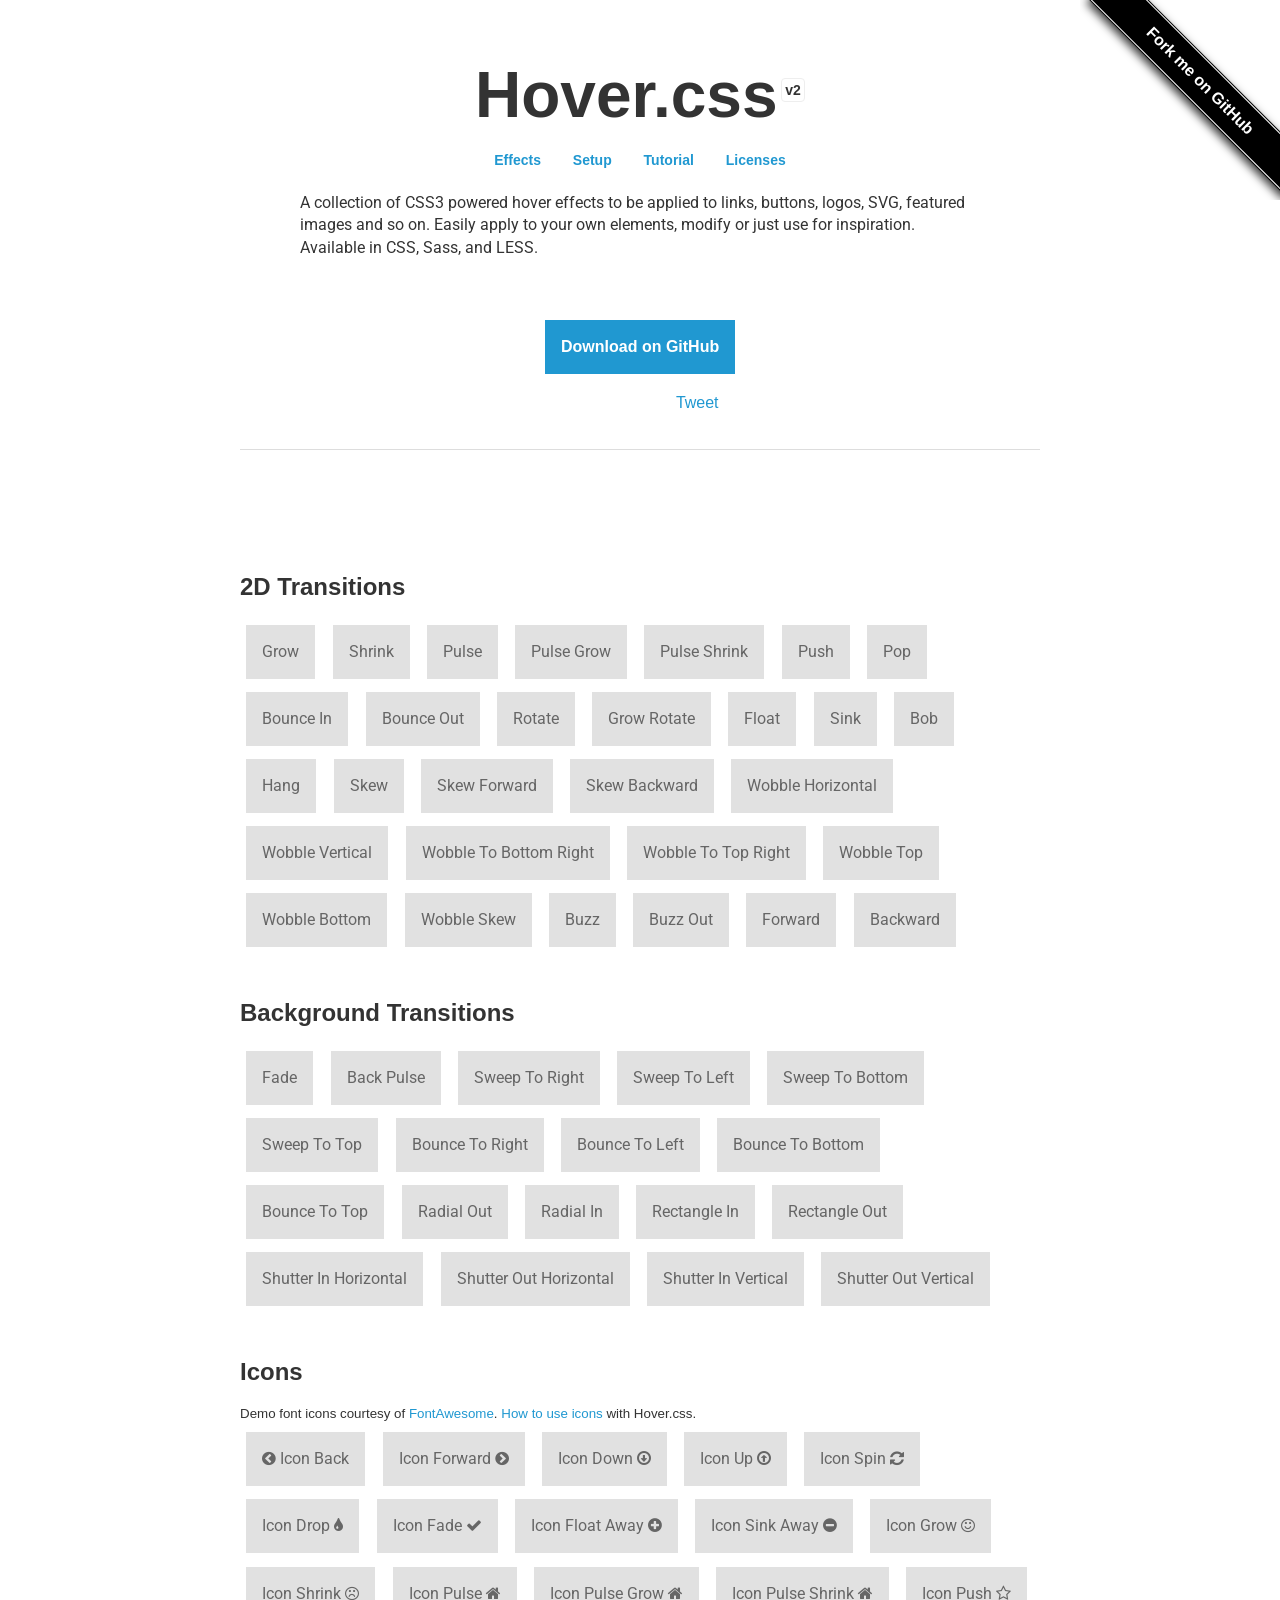
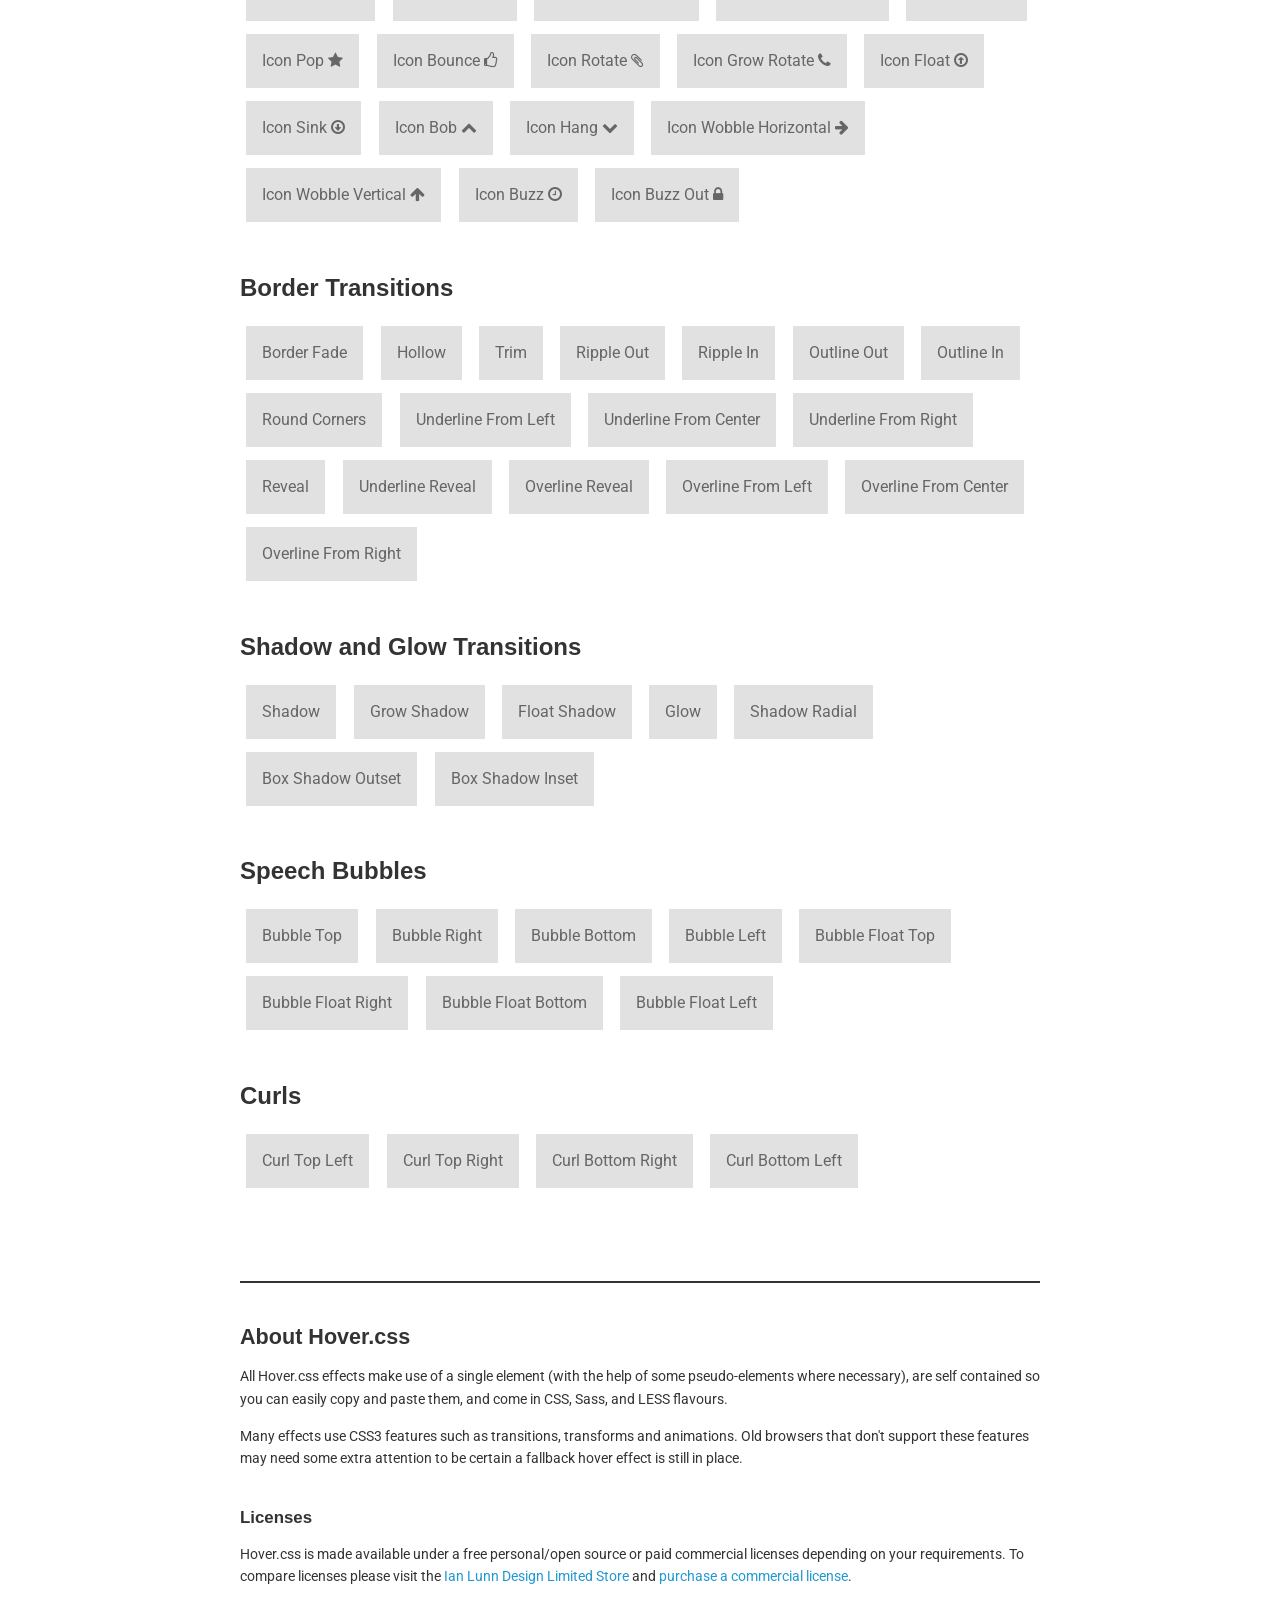
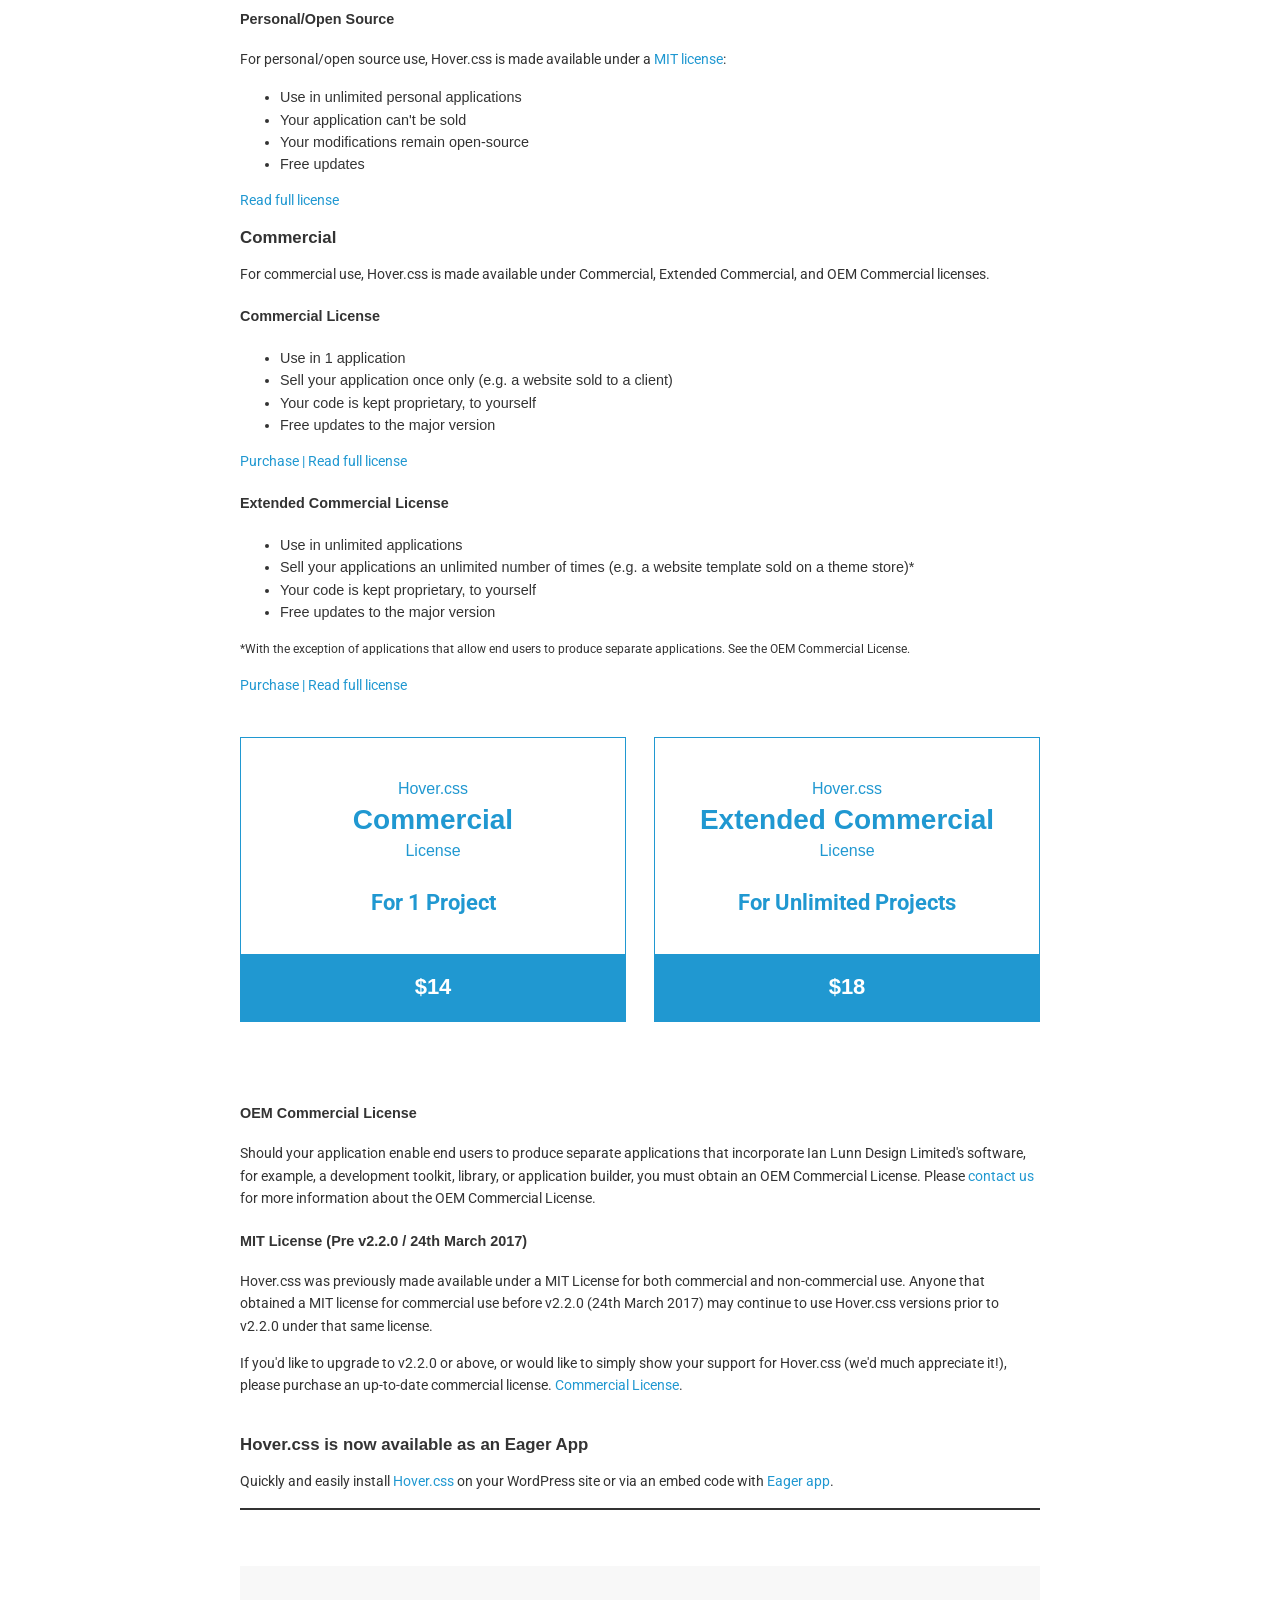
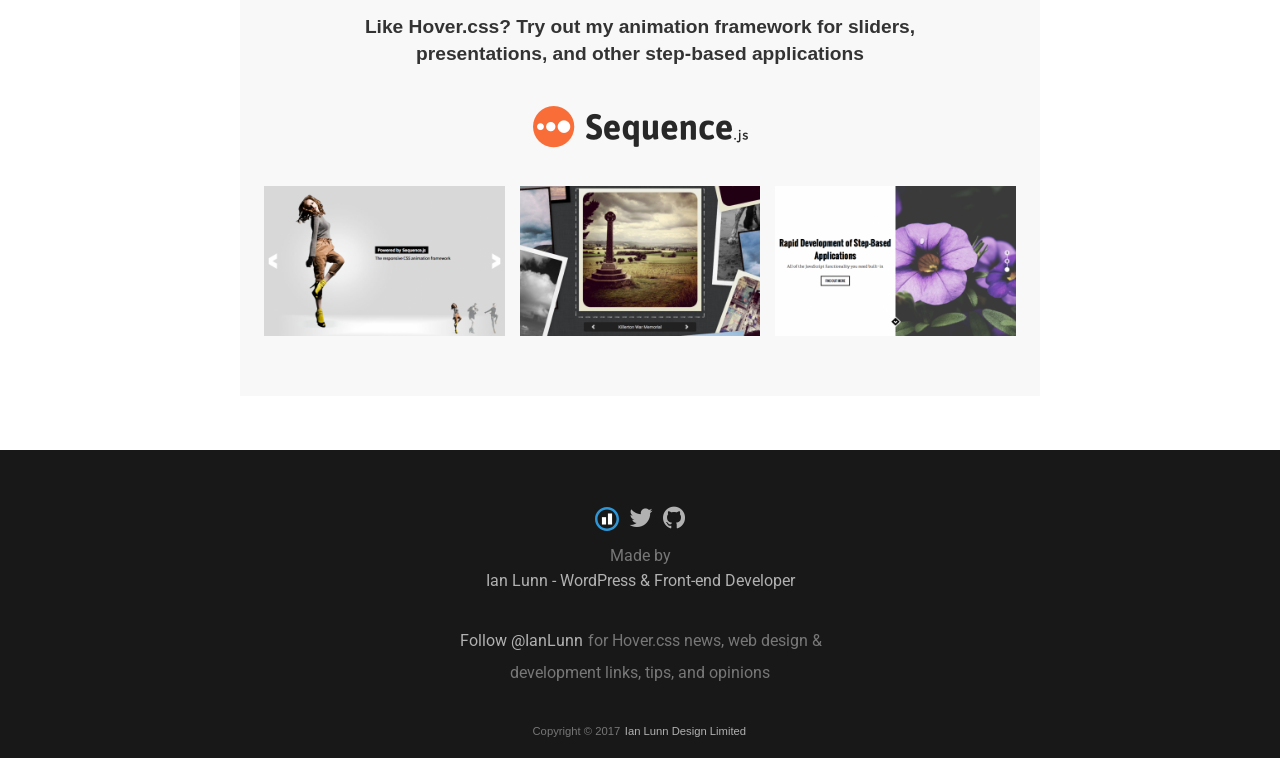
<file: Hover-master/index.html>
<!DOCTYPE html>
<html lang="en">
	<head>
		<meta charset="utf-8">
		<meta property="og:image" content="https://ianlunn.github.io/Hover/hover.jpg" />
		<meta property="og:site_name" content="Hover.css"/>
		<meta property="og:title" content="Hover.css - A collection of CSS3 powered hover effects" />
		<title>Hover.css - A collection of CSS3 powered hover effects</title>
		<link href="css/demo-page.css" rel="stylesheet" media="all">
		<link href="css/hover.css" rel="stylesheet" media="all">
		<link href="https://maxcdn.bootstrapcdn.com/font-awesome/4.2.0/css/font-awesome.min.css" rel="stylesheet" media="all">
	</head>
	<body>

		<!--[if lt IE 10]>
		<p class="browsehappy">You are using an <strong>outdated</strong> browser. Please <a href="https://browsehappy.com/">upgrade your browser</a> to improve your experience.</p>
		<![endif]-->

		<div class="main">
			<span id="forkongithub"><a href="https://github.com/IanLunn/Hover">Fork me on GitHub</a></span>

			<h1>Hover.css <a href="https://github.com/IanLunn/Hover/releases" class="sup" title="View release history">v2</a></h1>

			<nav>
				<ul>
					<li><a href="#effects" title="Effects">Effects</a></li>
					<li><a href="https://github.com/IanLunn/Hover/blob/master/README.md#hovercss" title="Setup">Setup</a></li>
					<li><a href="https://ianlunn.co.uk/articles/hover-css-tutorial-introduction/" title="hover.css Tutorial and Introduction">Tutorial</a></li>
					<li><a href="#licenses" title="Licenses">Licenses</a></li>
				</ul>
			</nav>

			<p class="intro">A collection of CSS3 powered hover effects to be applied to links, buttons, logos, SVG, featured images and so on. Easily apply to your own elements, modify or just use for inspiration. Available in CSS, Sass, and LESS.</p>

			<div class="download aligncenter">
				<a class="button cta hvr-float-shadow" href="https://github.com/IanLunn/Hover">Download on GitHub</a>
			</div>

			<div class="social aligncenter">
				<div class="social-button">
					<iframe src="https://ghbtns.com/github-btn.html?user=IanLunn&repo=Hover&type=watch&count=true" allowtransparency="true" frameborder="0" scrolling="0" width="110" height="20"></iframe>
				</div>

				<div class="social-button">
					<a href="https://twitter.com/share" class="twitter-share-button" data-related="IanLunn" data-dnt="true">Tweet</a>
				</div>
			</div>

			<hr />
			<br />

			<script async type="text/javascript" src="//cdn.carbonads.com/carbon.js?serve=CKYIE23M&placement=ianlunncouk" id="_carbonads_js"></script>

			<div id="effects" class="effects">

				<h2>2D Transitions</h2>

				<a href="#" class="hvr-grow">Grow</a>
				<a href="#" class="hvr-shrink">Shrink</a>
				<a href="#" class="hvr-pulse">Pulse</a>
				<a href="#" class="hvr-pulse-grow">Pulse Grow</a>
				<a href="#" class="hvr-pulse-shrink">Pulse Shrink</a>
				<a href="#" class="hvr-push">Push</a>
				<a href="#" class="hvr-pop">Pop</a>
				<a href="#" class="hvr-bounce-in">Bounce In</a>
				<a href="#" class="hvr-bounce-out">Bounce Out</a>
				<a href="#" class="hvr-rotate">Rotate</a>
				<a href="#" class="hvr-grow-rotate">Grow Rotate</a>
				<a href="#" class="hvr-float">Float</a>
				<a href="#" class="hvr-sink">Sink</a>
				<a href="#" class="hvr-bob">Bob</a>
				<a href="#" class="hvr-hang">Hang</a>
				<a href="#" class="hvr-skew">Skew</a>
				<a href="#" class="hvr-skew-forward">Skew Forward</a>
				<a href="#" class="hvr-skew-backward">Skew Backward</a>
				<a href="#" class="hvr-wobble-horizontal">Wobble Horizontal</a>
				<a href="#" class="hvr-wobble-vertical">Wobble Vertical</a>
				<a href="#" class="hvr-wobble-to-bottom-right">Wobble To Bottom Right</a>
				<a href="#" class="hvr-wobble-to-top-right">Wobble To Top Right</a>
				<a href="#" class="hvr-wobble-top">Wobble Top</a>
				<a href="#" class="hvr-wobble-bottom">Wobble Bottom</a>
				<a href="#" class="hvr-wobble-skew">Wobble Skew</a>
				<a href="#" class="hvr-buzz">Buzz</a>
				<a href="#" class="hvr-buzz-out">Buzz Out</a>
				<a href="#" class="hvr-forward">Forward</a>
				<a href="#" class="hvr-backward">Backward</a>


				<h2>Background Transitions</h2>

				<a href="#" class="hvr-fade">Fade</a>
				<a href="#" class="hvr-back-pulse">Back Pulse</a>
				<a href="#" class="hvr-sweep-to-right">Sweep To Right</a>
				<a href="#" class="hvr-sweep-to-left">Sweep To Left</a>
				<a href="#" class="hvr-sweep-to-bottom">Sweep To Bottom</a>
				<a href="#" class="hvr-sweep-to-top">Sweep To Top</a>
				<a href="#" class="hvr-bounce-to-right">Bounce To Right</a>
				<a href="#" class="hvr-bounce-to-left">Bounce To Left</a>
				<a href="#" class="hvr-bounce-to-bottom">Bounce To Bottom</a>
				<a href="#" class="hvr-bounce-to-top">Bounce To Top</a>
				<a href="#" class="hvr-radial-out">Radial Out</a>
				<a href="#" class="hvr-radial-in">Radial In</a>
				<a href="#" class="hvr-rectangle-in">Rectangle In</a>
				<a href="#" class="hvr-rectangle-out">Rectangle Out</a>
				<a href="#" class="hvr-shutter-in-horizontal">Shutter In Horizontal</a>
				<a href="#" class="hvr-shutter-out-horizontal">Shutter Out Horizontal</a>
				<a href="#" class="hvr-shutter-in-vertical">Shutter In Vertical</a>
				<a href="#" class="hvr-shutter-out-vertical">Shutter Out Vertical</a>


				<h2>Icons</h2>

				<small>Demo font icons courtesy of <a href="https://fortawesome.github.io/Font-Awesome/">FontAwesome</a>. <a href="https://github.com/IanLunn/Hover/#using-icon-effects">How to use icons</a> with Hover.css.</small>

				<a href="#" class="hvr-icon-back">
					<i class="fa fa-chevron-circle-left hvr-icon"></i> Icon Back
				</a>
				<a href="#" class="hvr-icon-forward">
					Icon Forward
					<i class="fa fa-chevron-circle-right hvr-icon"></i>
				</a>
				<a href="#" class="hvr-icon-down">
					Icon Down <i class="fa fa-arrow-circle-o-down hvr-icon"></i>
				</a>
				<a href="#" class="hvr-icon-up">
					Icon Up <i class="fa fa-arrow-circle-o-up hvr-icon"></i>
				</a>
				<a href="#" class="hvr-icon-spin">
					Icon Spin <i class="fa fa-refresh hvr-icon"></i>
				</a>
				<a href="#" class="hvr-icon-drop">
					Icon Drop <i class="fa fa-tint hvr-icon"></i>
				</a>
				<a href="#" class="hvr-icon-fade">
					Icon Fade <i class="fa fa-check hvr-icon"></i>
				</a>
				<a href="#" class="hvr-icon-float-away">
					Icon Float Away <i class="fa fa-plus-circle hvr-icon"></i>
				</a>
				<a href="#" class="hvr-icon-sink-away">
					Icon Sink Away <i class="fa fa-minus-circle hvr-icon"></i>
				</a>
				<a href="#" class="hvr-icon-grow">
					Icon Grow <i class="fa fa-smile-o hvr-icon"></i>
				</a>
				<a href="#" class="hvr-icon-shrink">
					Icon Shrink <i class="fa fa-frown-o hvr-icon"></i>
				</a>
				<a href="#" class="hvr-icon-pulse">
					Icon Pulse <i class="fa fa-home hvr-icon"></i>
				</a>
				<a href="#" class="hvr-icon-pulse-grow">
					Icon Pulse Grow <i class="fa fa-home hvr-icon"></i>
				</a>
				<a href="#" class="hvr-icon-pulse-shrink">
					Icon Pulse Shrink <i class="fa fa-home hvr-icon"></i>
				</a>
				<a href="#" class="hvr-icon-push">
					Icon Push <i class="fa fa-star-o hvr-icon"></i>
				</a>
				<a href="#" class="hvr-icon-pop">
					Icon Pop <i class="fa fa-star hvr-icon"></i>
				</a>
				<a href="#" class="hvr-icon-bounce">
					Icon Bounce <i class="fa fa-thumbs-o-up hvr-icon"></i>
				</a>
				<a href="#" class="hvr-icon-rotate">
					Icon Rotate <i class="fa fa-paperclip hvr-icon"></i>
				</a>
				<a href="#" class="hvr-icon-grow-rotate">
					Icon Grow Rotate <i class="fa fa-phone hvr-icon"></i>
				</a>
				<a href="#" class="hvr-icon-float">
					Icon Float <i class="fa fa-arrow-circle-o-up hvr-icon"></i>
				</a>
				<a href="#" class="hvr-icon-sink">
					Icon Sink <i class="fa fa-arrow-circle-o-down hvr-icon"></i>
				</a>
				<a href="#" class="hvr-icon-bob">
					Icon Bob <i class="fa fa-chevron-up hvr-icon"></i>
				</a>
				<a href="#" class="hvr-icon-hang">
					Icon Hang <i class="fa fa-chevron-down hvr-icon"></i>
				</a>
				<a href="#" class="hvr-icon-wobble-horizontal">
					Icon Wobble Horizontal <i class="fa fa-arrow-right hvr-icon"></i>
				</a>
				<a href="#" class="hvr-icon-wobble-vertical">
					Icon Wobble Vertical <i class="fa fa-arrow-up hvr-icon"></i>
				</a>
				<a href="#" class="hvr-icon-buzz">
					Icon Buzz <i class="fa fa-clock-o hvr-icon"></i>
				</a>
				<a href="#" class="hvr-icon-buzz-out">
					Icon Buzz Out <i class="fa fa-lock hvr-icon"></i>
				</a>


				<h2>Border Transitions</h2>

				<a href="#" class="hvr-border-fade">Border Fade</a>
				<a href="#" class="hvr-hollow">Hollow</a>
				<a href="#" class="hvr-trim">Trim</a>
				<a href="#" class="hvr-ripple-out">Ripple Out</a>
				<a href="#" class="hvr-ripple-in">Ripple In</a>
				<a href="#" class="hvr-outline-out">Outline Out</a>
				<a href="#" class="hvr-outline-in">Outline In</a>
				<a href="#" class="hvr-round-corners">Round Corners</a>
				<a href="#" class="hvr-underline-from-left">Underline From Left</a>
				<a href="#" class="hvr-underline-from-center">Underline From Center</a>
				<a href="#" class="hvr-underline-from-right">Underline From Right</a>
				<a href="#" class="hvr-reveal">Reveal</a>
				<a href="#" class="hvr-underline-reveal">Underline Reveal</a>
				<a href="#" class="hvr-overline-reveal">Overline Reveal</a>
				<a href="#" class="hvr-overline-from-left">Overline From Left</a>
				<a href="#" class="hvr-overline-from-center">Overline From Center</a>
				<a href="#" class="hvr-overline-from-right">Overline From Right</a>


				<h2>Shadow and Glow Transitions</h2>

				<a href="#" class="hvr-shadow">Shadow</a>
				<a href="#" class="hvr-grow-shadow">Grow Shadow</a>
				<a href="#" class="hvr-float-shadow">Float Shadow</a>
				<a href="#" class="hvr-glow">Glow</a>
				<a href="#" class="hvr-shadow-radial">Shadow Radial</a>
				<a href="#" class="hvr-box-shadow-outset">Box Shadow Outset</a>
				<a href="#" class="hvr-box-shadow-inset">Box Shadow Inset</a>


				<h2>Speech Bubbles</h2>

				<a href="#" class="hvr-bubble-top">Bubble Top</a>
				<a href="#" class="hvr-bubble-right">Bubble Right</a>
				<a href="#" class="hvr-bubble-bottom">Bubble Bottom</a>
				<a href="#" class="hvr-bubble-left">Bubble Left</a>
				<a href="#" class="hvr-bubble-float-top">Bubble Float Top</a>
				<a href="#" class="hvr-bubble-float-right">Bubble Float Right</a>
				<a href="#" class="hvr-bubble-float-bottom">Bubble Float Bottom</a>
				<a href="#" class="hvr-bubble-float-left">Bubble Float Left</a>


				<h2>Curls</h2>

				<a href="#" class="hvr-curl-top-left">Curl Top Left</a>
				<a href="#" class="hvr-curl-top-right">Curl Top Right</a>
				<a href="#" class="hvr-curl-bottom-right">Curl Bottom Right</a>
				<a href="#" class="hvr-curl-bottom-left">Curl Bottom Left</a>
			</div>


			<div class="footer">
				<div class="about">
					<h2>About Hover.css</h2>

					<p>All Hover.css effects make use of a single element (with the help of some pseudo-elements where necessary), are self contained so you can easily copy and paste them, and come in CSS, Sass, and LESS flavours.</p>

					<p>Many effects use CSS3 features such as transitions, transforms and animations. Old browsers that don't support these features may need some extra attention to be certain a fallback hover effect is still in place.</p>

					<br />
					<h3 id="licenses">Licenses</h3>

					<p>Hover.css is made available under a free personal/open source or paid commercial licenses depending on your requirements. To compare licenses please visit the <a href="https://ianlunn.co.uk/store/licenses/">Ian Lunn Design Limited Store</a> and <a href="https://ianlunn.co.uk/store/hover-css/">purchase a commercial license</a>.</p>

					<h4 id="personal">Personal/Open Source</h4>

					<p>For personal/open source use, Hover.css is made available under a <a href="https://opensource.org/licenses/MIT">MIT license</a>:</p>

					<ul>
						<li>Use in unlimited personal applications</li>
						<li>Your application can't be sold</li>
						<li>Your modifications remain open-source</li>
						<li>Free updates</li>
					</ul>

					<p><a href="https://ianlunn.co.uk/store/licenses/personal/">Read full license</a></p>

					<h3 id="commercial-licenses">Commercial</h3>

					<p>For commercial use, Hover.css is made available under Commercial, Extended Commercial, and OEM Commercial licenses.</p>

					<h4 id="commercial">Commercial License</h4>

					<ul>
						<li>Use in 1 application</li>
						<li>Sell your application once only (e.g. a website sold to a client)</li>
						<li>Your code is kept proprietary, to yourself</li>
						<li>Free updates to the major version</li>
					</ul>

					<p><a href="https://ianlunn.gumroad.com/l/hover-css-commercial">Purchase<a/> | <a href="https://ianlunn.co.uk/store/licenses/commercial/">Read full license</a></p>

					<h4 id="extended-commercial">Extended Commercial License</h4>

					<ul>
						<li>Use in unlimited applications</li>
						<li>Sell your applications an unlimited number of times (e.g. a website template sold on a theme store)*</li>
						<li>Your code is kept proprietary, to yourself</li>
						<li>Free updates to the major version</li>
					</ul>

					<p><small>*With the exception of applications that allow end users to produce separate applications. See the OEM Commercial License.</small></p>

					<p><a href="https://ianlunn.gumroad.com/l/hover-css-extended-commercial">Purchase<a/> | <a href="https://ianlunn.co.uk/store/licenses/extended-commercial/">Read full license</a></p>

					<div class="licenses">
						<a target="_blank" href="https://ianlunn.gumroad.com/l/hover-css-commercial" title="Commercial License" class="license hvr-float">
							<div class="license__content">
								<h5 class="license__title"><div>Hover.css</div> Commercial <div>License</div></h5>
								<p class="license__desc">For 1 Project</p>
							</div>
							<span class="license__button button cta">$14</span>
						</a>

						<a target="_blank" href="https://ianlunn.gumroad.com/l/hover-css-extended-commercial" title="Extended Commercial License" class="license hvr-float">
							<div class="license__content">
								<h5 class="license__title"><div>Hover.css</div> Extended Commercial <div>License</div></h5>
								<p class="license__desc">For Unlimited Projects</p>
							</div>
							<span class="license__button button cta">$18</span>
						</a>
					</div>

					<h4 id="oem-commercial">OEM Commercial License</h4>

					<p>Should your application enable end users to produce separate applications that incorporate Ian Lunn Design Limited's software, for example, a development toolkit, library, or application builder, you must obtain an OEM Commercial License. Please <a href="https://ianlunn.co.uk/contact/">contact us</a> for more information about the OEM Commercial License.</p>

					<h4>MIT License (Pre v2.2.0 / 24th March 2017)</h4>
					<p>Hover.css was previously made available under a MIT License for both commercial and non-commercial use. Anyone that obtained a MIT license for commercial use before v2.2.0 (24th March 2017) may continue to use Hover.css versions prior to v2.2.0 under that same license.</p>

					<p>If you'd like to upgrade to v2.2.0 or above, or would like to simply show your support for Hover.css (we'd much appreciate it!), please purchase an up-to-date commercial license. <a href="https://ianlunn.gumroad.com/l/hover-css-commercial" title="Commercial License">Commercial License</a>.</p>

					<br />
					<h3>Hover.css is now available as an Eager App</h3>
					<p>Quickly and easily install <a href="https://eager.io/app/AN_LdP2tOk0f">Hover.css</a> on your WordPress site or via an embed code with <a href="https://eager.io/">Eager app</a>.</p>
				</div>
			</div>

			<div class="ad">
				<h2>Like Hover.css? Try out my animation framework for sliders,<br /> presentations, and other step-based applications</h2>

				<a class="ad__logo" href="https://www.sequencejs.com/" title="Learn more about Sequence.js">
					<img src="sequence-logo.png" alt="Sequence.js" />
				</a>

				<div class="ad__preview">
					<a href="https://www.sequencejs.com/" title="Learn more about Sequence.js"><img src="modern-slide-in.png" /></a> <a class="second" href="https://www.sequencejs.com/" title="Learn more about Sequence.js"><img src="photo-stack.png" /></a> <a href="https://www.sequencejs.com/" title="Learn more about Sequence.js"><img src="two-up.png" /></a>
				</div>
			</div>

		</div>

		<div class="made-by group">
			<ul>
				<li>
					<!-- "IL" logo Copyright (c) Ian Lunn Design Limited 2017 -->
					<a cass="icon__ild" href="https://ianlunn.co.uk/" title="Ian Lunn - WordPress &amp; Front End Developer" target="_blank" class="ild-ident">
						<svg class="" onmouseenter="el=this;el.classList.add('active');setTimeout(function(){el.classList.remove('active')},600);" xmlns="https://www.w3.org/2000/svg" width="24" height="30" viewBox="0 0 52 52">
							<g class="circle-holder">
								<path class="circle" fill="#2E96D6" d="M5.4 26c0-11.4 9.2-20.6 20.6-20.6s20.6 9.2 20.6 20.6c0 11.4-9.2 20.6-20.6 20.6s-20.6-9.2-20.6-20.6zm-5.4 0c0 14.4 11.6 26 26 26s26-11.6 26-26-11.6-26-26-26-26 11.6-26 26z"></path>
							</g>
							<path class="i" fill="#fff" d="M15 22h9v16h-9v-16z"></path>
							<path class="l" fill="#fff" d="M28 14h9v24h-9v-24z"></path>
						</svg>
					</a>
				</li>
				<li><a class="icon__twitter" href="https://twitter.com/IanLunn/" title="Ian Lunn on Twitter" target="_blank"><i class="fa fa-twitter"></i></a></li>
				<li><a class="icon__github" href="https://github.com/IanLunn/Hover/" title="Hover.css on GitHub" target="_blank"><i class="fa fa-github"></i></a></li>
			</ul>
			<p>Made by<br /><a href="https://ianlunn.co.uk/" title="Ian Lunn - WordPress &amp; Front End Developer" target="_blank">Ian Lunn - WordPress &amp; Front-end Developer</a></p>

			<p class="follow"><a href="https://twitter.com/IanLunn" class="twitter-follow-button" data-show-count="false" data-dnt="true" data-size="large">Follow @IanLunn</a> for Hover.css news, web design &amp;<br /> development links, tips, and opinions</p>
			<small>Copyright &copy; 2017 <a href="https://ianlunn.co.uk/" title="Ian Lunn - WordPress &amp; Front End Developer" target="_blank">Ian Lunn Design Limited</a></small>
		</div>

		<script>
			/**
			 * Used to demonstrate Hover.css only. Not required when adding
			 * Hover.css to your own pages. Prevents a link from being
			 * navigated and gaining focus.
			 */
			var effects = document.querySelectorAll('.effects')[0];

			effects.addEventListener('click', function(e) {

				if (e.target.className.indexOf('hvr') > -1) {
					e.preventDefault();
					e.target.blur();

				}
			});
		</script>

		<script>!function(d,s,id){var js,fjs=d.getElementsByTagName(s)[0],p=/^https:/.test(d.location)?'http':'https';if(!d.getElementById(id)){js=d.createElement(s);js.id=id;js.src=p+'://platform.twitter.com/widgets.js';fjs.parentNode.insertBefore(js,fjs);}}(document, 'script', 'twitter-wjs');</script>

		<script>
		  (function(i,s,o,g,r,a,m){i['GoogleAnalyticsObject']=r;i[r]=i[r]||function(){
		  (i[r].q=i[r].q||[]).push(arguments)},i[r].l=1*new Date();a=s.createElement(o),
		  m=s.getElementsByTagName(o)[0];a.async=1;a.src=g;m.parentNode.insertBefore(a,m)
		  })(window,document,'script','//www.google-analytics.com/analytics.js','ga');

		  ga('create', 'UA-11991680-4', 'ianlunn.github.io');
		  ga('send', 'pageview');
		</script>
	</body>
</html>
</file>
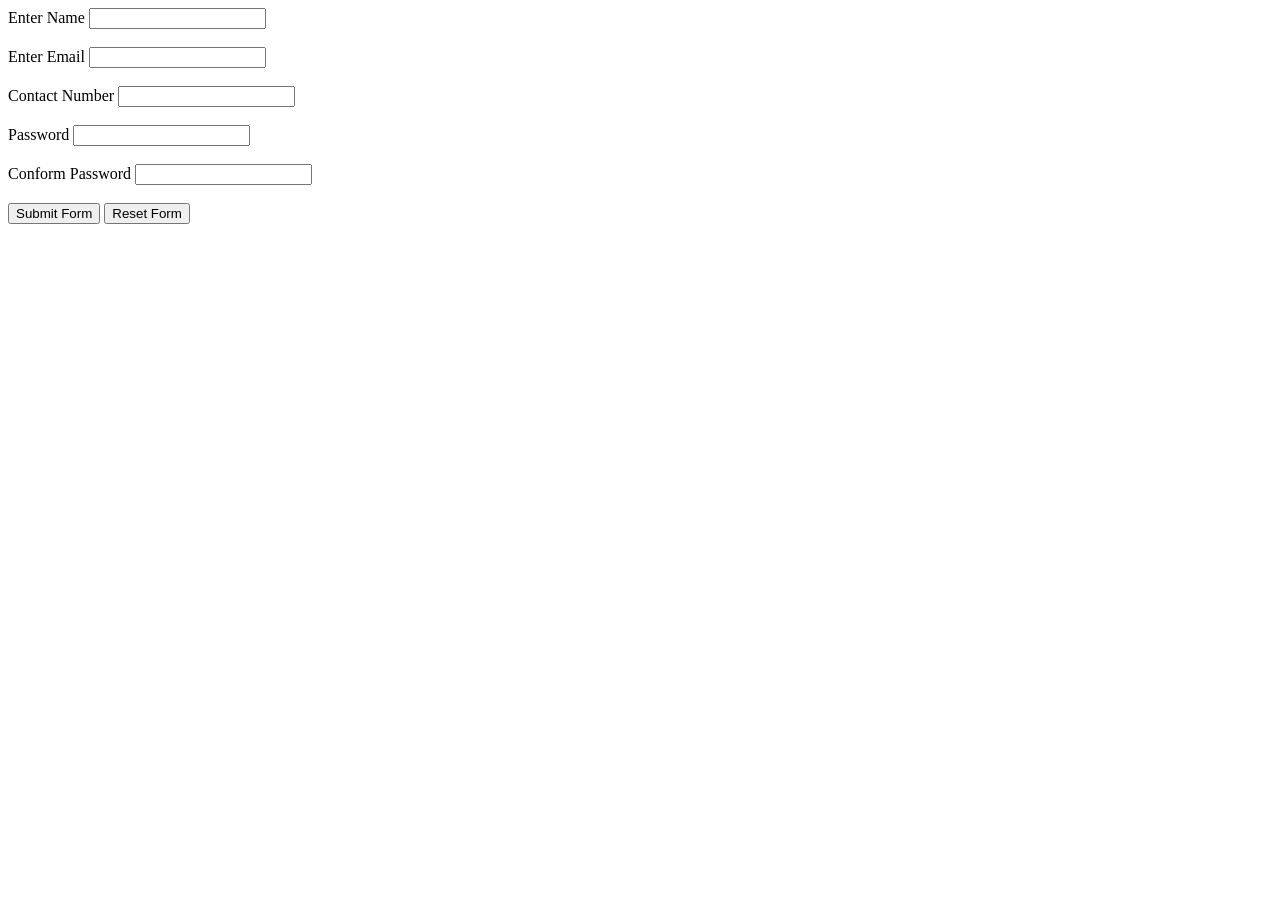
<file: js/second.html>
<!DOCTYPE html>
<html lang="en">

<head>
    <meta charset="UTF-8">
    <meta name="viewport" content="width=device-width, initial-scale=1.0">
    <title>Validation</title>
</head>

<body>

    <form action="">
        <label for="">Enter Name</label>
        <input type="text" name="" id="uname" onblur="Validate_name()"> <span id="uname_span"
            style=" color: red; display: none;">&nbsp;&nbsp;&nbsp;Invalid Name</span> <br><br>

        <label for="">Enter Email</label>
        <input type="text" name="" id="uemail" onblur="Validate_email()"> <span id="uemail_span"
            style=" color: red; display: none;">&nbsp;&nbsp;&nbsp;Invalid Email</span> <br><br>


        <label for="">Contact Number</label>
        <input type="text" name="" id="unum" onblur="Validate_contact()"><span id="unum_span"
            style=" color: red; display: none;">&nbsp;&nbsp;&nbsp;Invalid Number</span> <br><br>


        <label for="">Password</label>
        <input type="password" name="" id="password" onblur="Validate_password()"><span id="password_span"
            style=" color: red; display: none;">&nbsp;&nbsp;&nbsp;Invalid Password</span><br><br>


        <label for="">Conform Password</label>
        <input type="password" name="" id="c_password" onblur="Validate_cpassword()"><span id="c_password_span"
            style=" color: red; display: none;">&nbsp;&nbsp;&nbsp;Invalid Password</span><br><br>

        <button type="submit">Submit Form </button>
        <button type="reset">Reset Form</button>
    </form>



    <script>
        let Validate_name = () => {
            let uname = document.getElementById("uname").value;
            console.log(uname)
            //   uname= trim(uname);
            for (i = 0; i < uname.length; i++) {
                if (uname[i] >= "A" && uname[i] <= "Z" || uname[i] >= "a" && uname[i] <= "z" || uname[i] == " ") {
                    // alert(uname[i]);
                }
                else {
                    document.getElementById("uname_span").style.display = "inline";
                    break;
                }
            }
        }
        let Validate_contact = () => {
            let unum = document.getElementById("unum").value;
            let len = unum.length;
            if (len == 10) {
                // alert("Valid");
                for (let i = 0; i < unum.length; i++) {
                    if (unum[i] >= "A" && unum[i] <= "Z" || unum[i] >= "a" && unum[i] <= "z" || unum[i] == " ") {
                        // console.log("Invaild contact");
                        document.getElementById("unum_span").style.display = "inline";
                    }
                    else {
                        // console.log("Valid Contact");
                    }
                }
            }

            else {
                document.getElementById("unum_span").style.display = "inline";
            }
        }
        let Validate_password = () => {
            let count = 0;
            const pass = document.getElementById("password").value;
            if (pass.length >= 8 && pass.length <= 16) {
                console.log("Correct Length")
                for (var i = 0; i < pass.length; i++) {
                    if (pass[i] >= "A" && pass[i] <= "Z" && pass[i] != " ") {
                        console.log("Correct Upper Case without space")
                        for (var i = 0; i < pass.length; i++) {
                            if (pass[i] >= "a" && pass[i] <= "z") {
                                console.log("Correct Lower Case");
                                for (i = 0; i < pass.length; i++) {
                                    if (pass[i] == "!" || pass[i] == "@" || pass[i] == "&" || pass[i] == "$" || pass[i] == "^" || pass[i] == "%" || pass[i] == "*" || pass[i] == "#") {
                                        console.log("Special Character Found ")
                                        for (i = 0; i < pass.length; i++) {
                                            if (pass[i] >= "0" && pass[i] <= "9") {
                                                console.log("Number Found ")
                                                count = 10;
                                                break;
                                            }
                                            else {
                                                console.log("Number  Missing");
                                                count = 0;
                                                break;
                                            }
                                        }
                                    }
                                    else {
                                        console.log("Special Character Missing");
                                    }
                                }
                            }
                            else {
                                console.log("Lower Case Missing Invalid")
                            }
                        }
                    }
                    else {
                        console.log("upper Case Missing and have space")
                    }
                }
            }
            else {
                console.log("Length Invalid")
            }
            if (count == 10) {
                document.getElementById("password_span").style.display = "none";
            }
            else {
                document.getElementById("password_span").style.display = "inline";
            }
        }


        // let Validate_password = () => {

        //     const strength = {
        //         1: "very Weak",
        //         2: "Weak",
        //         3: "Meduim",
        //         4: "Strong",
        //     };

        //     let pass = document.getElementById("password").value;

        //     if (pass.length > 15)
        //         return console.log(
        //             pass + " Password is too lengthy"
        //         );
        //     else if (pass.length < 8)
        //         return console.log(
        //             pass + " Password is too short"
        //         );

        //     let regex =
        //         /^(?=.*[a-z])(?=.*[A-Z])(?=.*\d)(?=.*[@.#$!%*?&])[A-Za-z\d@.#$!^%*?&]{8,15}$/;
        //     if (regex.test(pass)) {
        //         return console.log(pass
        //             + " Password is strong");
        //     }
        //     let count = 0;
        //     let regex1 = /[a-z]/;
        //     if (regex1.test(pass)) count++;
        //     let regex2 = /[A-Z]/;
        //     if (regex2.test(pass)) count++;
        //     let regex3 = /[\d]/;
        //     if (regex3.test(pass)) count++;
        //     let regex4 = /[!@#$%^&*.?]/;
        //     if (regex4.test(pass)) count++;

        //     console.log(pass, "Pasword is " + strength[count]);
        // }








        let Validate_cpassword = () => {
            let c_password = document.getElementById("c_password").value;
            let password = document.getElementById("password").value;
            if (c_password == password) {
            }
            else {
                document.getElementById("c_password_span").style.display = "inline";
            }
        }

        let Validate_email = () => {
            let email = document.getElementById("uemail").value;
            console.log(email)
            let arr = ["gmail.com", "yahoo.com", "outlook.com", "hotmail.com"];

            for (var i = 0; i < email.length; i++) {
                if (email[i] == "@") {
                    // console.log(i)
                    var new_email = email.split(email[i])
                    var d = new_email[1]


                    //  &&  (new_email[0][0] >="a" && new_email[0][0] >="z")

                    for (var k = 0; k < new_email[0].length; k++) {
                        if (((new_email[0][k] >= "a" && new_email[0][k] <= "z") || (new_email[0][k] >= "0" && new_email[0][k] <= "9") && (new_email[0][k] != " ") && (new_email[0][k] != "!" || new_email[0][k] != "#" || new_email[0][k] != "$" || new_email[0][k] != "%" || new_email[0][k] != "^" || new_email[0][k] != "&" || new_email[0][k] != "*")) && (new_email[0][0] >="a" && new_email[0][0] <="z")) {


                        }
                        else {

                            document.getElementById("uemail_span").style.display = "inline";
                        }
                    }
                    let t;
                    for (let el in arr) {
                         t = 0;
                        if (arr[el] === d) {
                            t++;
                            break;
                        }
                    }
                    if (t == 0) {
                        document.getElementById("uemail_span").style.display = "inline";
                    }
                
                }
            }




        }

    </script>


</body>

</html>


<!-- 
for (i = 0; i < uname.length; i++) {
    if (pass[i] == "!" || pass[i] == "@" || pass[i] == "&" || pass[i] == "$" || pass[i] == "^" || pass[i] == "%" || pass[i] == "*" || pass[i] == "#") {
        console.log("Special Character Found ")
    }
    else {
        console.log("Special Character Missing");
        // document.getElementById("uname_span").style.display = "inline";
    }
} -->
</file>
<file: Hover-master/css/demo-page.css>
/*
 * Hover.css - Demo Page
 * Author: Ian Lunn @IanLunn
 * Author URL: http://ianlunn.co.uk/
 * Github: https://github.com/IanLunn/Hover
 * Hover.css Copyright Ian Lunn 2017.
 */

/**
 * The following are default styles for the demo page,
 * you don't need to include these on your own site.
 */

@import url(http://fonts.googleapis.com/css?family=Roboto);

body {
  margin: 0;
  padding: 40px 0 0 0;
  font-family: sans-serif;
  color: #333;
  line-height: 140%;
}

hr {
  margin-top: 2em;
  background-color: #ddd;
  border: none;
  height: 1px;
}


nav ul {
  margin: 0;
  padding: 0;
  text-align: center;
  font-size: .875em;
  font-weight: 700;
}
nav li {
  list-style: none;
  display: block;
  margin-left: 1em;
  margin-right: 1em;
}
@media only screen and (min-width: 768px) {
  nav li {
    display: inline-block;
  }
}

.sep {
  color: #ddd;
  margin: 0 4px;
}

#carbonads {
  --width: 180px;
  --font-size: 14px;
}

#carbonads {
  font-family: -apple-system, BlinkMacSystemFont, "Segoe UI", Roboto, Oxygen-Sans, Ubuntu, Cantarell, "Helvetica Neue", Helvetica, Arial, sans-serif;
  display: block;
  overflow: hidden;
  margin: 0 auto;
  margin-bottom: 20px;
  max-width: var(--width);
  border-radius: 4px;
  text-align: center;
  box-shadow: 0 0 0 1px hsla(0, 0%, 0%, .1);
  background-color: hsl(0, 0%, 98%);
  font-size: var(--font-size);
  line-height: 1.5;
}

#carbonads a {
  color: inherit;
  text-decoration: none;
}

#carbonads a:hover {
  color: inherit;
}

#carbonads span {
  position: relative;
  display: block;
  overflow: hidden;
}

.carbon-img {
  display: block;
  margin-bottom: 8px;
  max-width: var(--width);
  line-height: 1;
}

.carbon-img img {
  display: block;
  margin: 0 auto;
  max-width: var(--width) !important;
  width: var(--width);
  height: auto;
}

.carbon-text {
  display: block;
  padding: 0 1em 8px;
}

.carbon-poweredby {
  display: block;
  padding: 10px var(--font-size);
  background: repeating-linear-gradient(-45deg, transparent, transparent 5px, hsla(0, 0%, 0%, .025) 5px, hsla(0, 0%, 0%, .025) 10px) hsla(203, 11%, 95%, .4);
  text-transform: uppercase;
  letter-spacing: .5px;
  font-weight: 600;
  font-size: 9px;
  line-height: 0;
}

@media only screen and (min-width: 320px) and (max-width: 759px) {
  #carbonads {
    float: none;
    margin: 0 auto;
    max-width: 330px;
  }
  #carbonads span {
    position: relative;
  }
  #carbonads > span {
    max-width: none;
  }
  .carbon-img {
    float: left;
    margin: 0;
  }

  .carbon-img img {
    max-width: 130px !important;
  }
  .carbon-text {
    float: left;
    margin-bottom: 0;
    padding: 8px 20px;
    text-align: left;
    max-width: calc(100% - 130px - 3em);
  }
  .carbon-poweredby {
    left: 130px;
    bottom: 0;
    display: block;
    width: 100%;
  }
}

.main {
  max-width: 800px;
  margin: 0 auto;
  padding: 0 20px;
}

.browsehappy {
    position: absolute;
    top: 0;
    right: 0;
    left: 0;
    padding: 1em;
    background: black;
    color: white;
    text-align: center;
}

img {
  border: none;
}

small {
    display: block;
}

p,
[class^="hvr-"] {
    font-family: 'Roboto', sans-serif;
}

[class^="hvr-"] {
  margin: .4em;
  padding: 1em;
  cursor: pointer;
  background: #e1e1e1;
  text-decoration: none;
  color: #666;
  /* Prevent highlight colour when element is tapped */
  -webkit-tap-highlight-color: rgba(0,0,0,0);

  /* Smooth fonts */
  -webkit-font-smoothing: antialiased;
	-moz-osx-font-smoothing: grayscale;
}

.aligncenter {
  text-align: center;
}

.sup {
    vertical-align: super;
    margin-left: -1em;
    padding: .21875em;
    line-height: 100%;
    font-size: .21875em;
    border: #eee solid 1px;
    border-radius: 4px;
    color: inherit;
}

.sup:hover {
    background: #eee;
}

a {
    color: #2098D1;
    text-decoration: none;
}

.footer a:hover,
.nav:hover {
    color: #207AD1;
}

.nav {
  display: inline-block;
  font-size: .8em;
}

.nav.hvr-icon-down,
.nav.hvr-icon-forward {
  padding-right: 1.2em;
}

.nav.hvr-icon-down::before,
.nav.hvr-icon-forward::before {
  right: 0;
}

.nav:hover,
.nav:focus,
.nav:active {
  text-decoration: none;
}

.intro {
  max-width: 680px;
  margin: 20px auto 0 auto;
}

.button.cta {
  display: inline-block;
  position: relative;
  margin: 1.2em 0 1em 0;
  padding: 1em;
  background: #2098D1;
  border: none;
  text-decoration: none;
  font-weight: 700;
  color: white;
}

.effects {
  margin-top: 6em;
}

h1 {
  text-align: center;
  font-size: 3em;
}

h2 {
  margin-top: 2em;
}

h3 {
  margin: 0;
}

.about {
  border-top: #333 solid 2px;
  border-bottom: #333 solid 2px;
}

.footer {
  overflow: hidden;
  width: auto;
  margin-top: 6em;
  font-size: .9em;
}

.footer a {
  text-decoration: none;
}

.credit {
  font-size: .8em;
  font-weight: normal;
}

.licenses {
  margin-top: 40px;
  margin-bottom: 60px;
}

.licenses:after {
  display: block;
  content: '';
  clear: both;
}

.license {
  display: block !important;
  margin-bottom: 20px;
  text-align: center;
  border: #2098D1 solid 1px;
}

.license:focus,
.license:hover {
  border-color: #207AD1;
}

.license:focus .button,
.license:hover .button {
  background-color: #207AD1;
  color: white;
}

.license__content {
  padding: 25px 10px;
}

.license__title {
  margin: 0;
  font-size: 28px;
  line-height: 1.4;
}

.license__title div {
  font-size: 16px;
  font-weight: 400;
}

.license__desc {
  margin-top: 30px;
  margin-bottom: 0;
  font-size: 22px;
  font-weight: 700;
}

.license__button.cta {
  display: block;
  margin: 0;
  font-size: 22px;
}

@media only screen and (min-width: 568px) {
  .license {
    width: 48%;
    float: left;
  }

  .license:nth-child(2) {
    float: right;
  }

  .license__content {
    padding: 40px 10px;
  }
}

.download {
  margin-top: 2.6em;
}

.social-button {
  display: inline-block;
  vertical-align: middle;
}

.twitter-follow-button {
    display: block;
    margin: 0 auto;
}

.follow {
    margin-bottom: 20px;
    line-height: 200%;
}

.made-by {
  display: block;
  margin-top: 3em;
  padding-top: 3em;
  padding-bottom: 1em;
  font-family: $fontFeature;
  font-size: 1.125em;
  text-align: center;
  line-height: 1.6;
  background: #181818;
  color: #777;
}

.made-by svg {
  display: block;
}

.made-by ul,
.made-by p {
  margin: 0;
  padding: 0;
}

.made-by ul {
  margin-bottom: .25em;
}

.made-by li {
  display: inline-block;
  vertical-align: middle;
  line-height: 1;
}

.made-by p {
  margin-top: .4em;
  font-size: .875em;
}

.made-by a {
  display: inline-block;
  padding: 0 .125em;
  color: #B1B1B1;
  transition-duration: .2s;
  transition-property: color;
}

.made-by a:focus,
.made-by a:hover {
  color: white;
}

.made-by i {
  font-size: 26px;
  height: 30px;
}

.made-by .follow {
  margin-top: 2em;
}

.made-by .follow iframe {
  display: block;
  margin-left: auto;
  margin-right: auto;
  margin-bottom: .5em;
}

.made-by small {
  display: block;
  margin-top: 3em;
  font-size: .625em;
}

@-webkit-keyframes circle {
  50% {
    -webkit-transform: scale(1.26923077);
    transform: scale(1.26923077);
  }
}

@keyframes circle {
  50% {
    transform: scale(1.26923077);
  }
}

@-webkit-keyframes initials {
  50% {
    -webkit-transform: translateY(-8px) translateZ(0);
    transform: translateY(-8px) translateZ(0);
  }
}

@keyframes initials {
  50% {
    transform: translateY(-8px) translateZ(0);
  }
}

.ild-ident {
  display: block;
}

.ild-ident svg {
  display: block;
  overflow: visible;
  transform: scale(1) translateZ(0);
}

.ild-ident .circle-holder {
  transform: translate(-7px, -7px);
}

.ild-ident .circle {
  transform: translate(7px, 7px);
}

.ild-ident .active .i {
  animation: initials .4s ease-in-out;
}

.ild-ident .active .l {
  animation: initials .4s .2s ease-in-out;
}

.ild-ident .active .circle {
  animation: circle .5s .1s ease-in-out;
}

#forkongithub {
    display: none;
}

#forkongithub a {
  background: #000;
  color: #fff;
  text-decoration: none;
  font-family: arial, sans-serif;
  text-align: center;
  font-weight: bold;
  padding: 5px 40px;
  font-size: 1rem;
  line-height: 2rem;
  position: relative;
  -webkit-transition: 0.5s;
  transition: 0.5s;
}

#forkongithub a:hover,
#forkongithub a:focus,
#forkongithub a:active {
  background: #2098D1;
  color: #fff;
}

#forkongithub a::before,
#forkongithub a::after {
  content: "";
  width: 100%;
  display: block;
  position: absolute;
  top: 1px;
  left: 0;
  height: 1px;
  background: #fff;
}

#forkongithub a::after {
  bottom: 1px;
  top: auto;
}

.ad {
  margin-top: 3.5em;
  padding: 3em 1.5em;
  background: #f8f8f8;
  text-align: center;
}

.ad h2 {
  margin: 0;
  margin-bottom: 2em;
  line-height: 1.4;
  font-size: 1.2em;
}

.ad a {
  display: inline-block;
  margin: 0 auto 2em auto;
}

.ad__preview {
  font-size: 0;
}

.ad__preview a {
  display: block;
  width: 75%;
}

.ad__preview img {
  width: 100%;
}

@media only screen and (min-width: 360px) {
  h1 {
    font-size: 4em;
  }
}

@media screen and (min-width: 640px) {
  #forkongithub {
    position: absolute;
    display: block;
    top: 0;
    right: 0;
    width: 200px;
    overflow: hidden;
    height: 200px;
  }

  #forkongithub a {
    width: 200px;
    position: absolute;
    top: 60px;
    right: -60px;
    -webkit-transform: rotate(45deg);
    -ms-transform: rotate(45deg);
    transform: rotate(45deg);
    box-shadow: 4px 4px 10px rgba(0,0,0,0.8);
  }

  .ad__preview a {
    display: inline-block;
    width: 32%;
  }

  .ad__preview .second {
    margin: 0 2%;
  }
}
</file>
